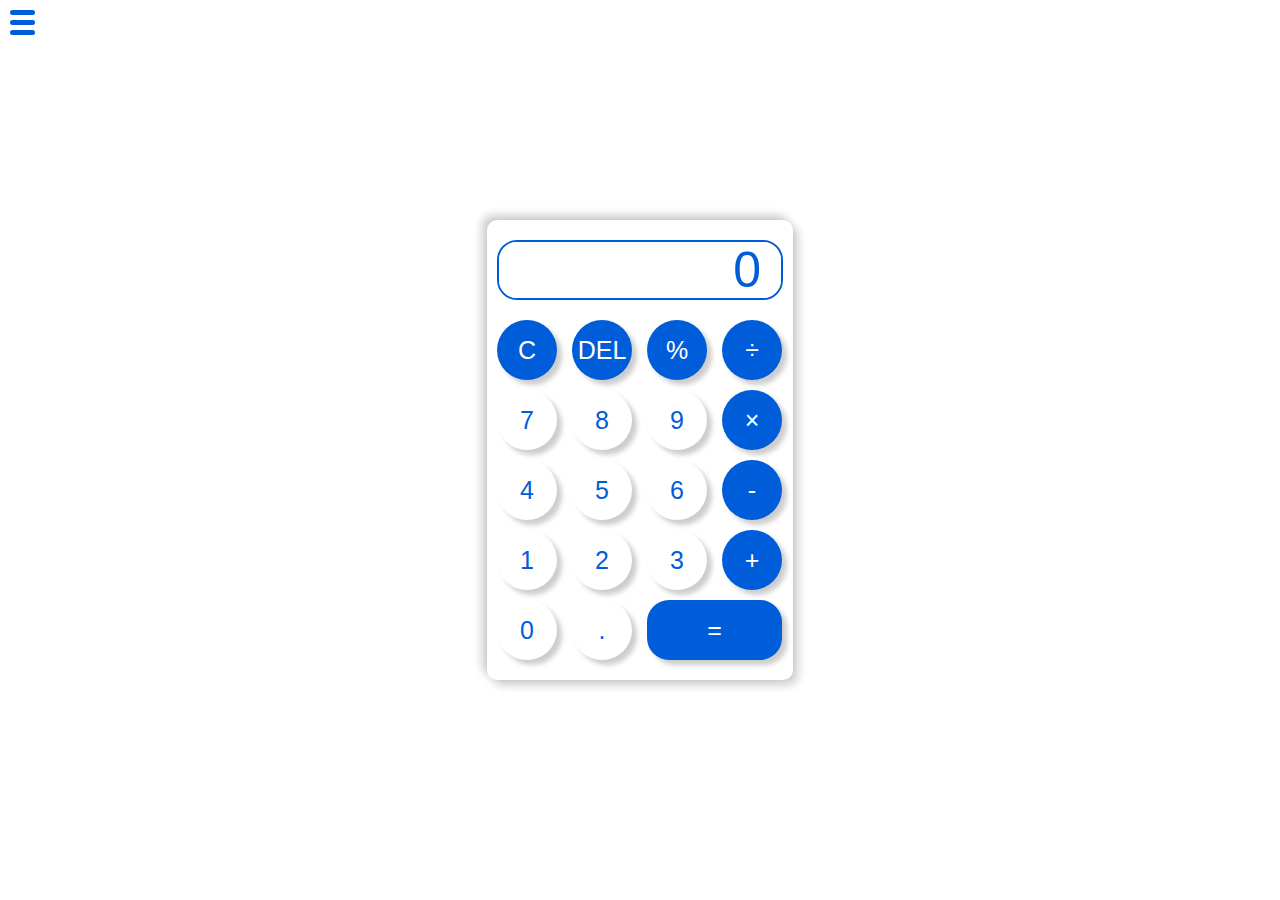
<file: project1 calculator/index.html>
<!DOCTYPE html>
<html lang="en">

<head>
  <meta charset="UTF-8">
  <meta name="viewport" content="width=device-width, initial-scale=1.0">
  <meta http-equiv="X-UA-Compatible" content="ie=edge">
  <link rel="stylesheet" href="style.css">
  <title>Calculator</title>
</head>

<body>
  <div class="container">
    <div class="output">
      <input type="text" placeholder="0" readonly>
    </div>
    <div class="btns">
      <button onclick="clr()" class="sp">C</button>
      <button onclick="del()" class="sp">DEL</button>
      <button onclick="insert('%')" class="sp">%</button>
      <button onclick="insert('/')" class="sp">÷</button>
      <button onclick="insert('7')">7</button>
      <button onclick="insert('8')">8</button>
      <button onclick="insert('9')">9</button>
      <button onclick="insert('*')" class="sp">×</button>
      <button onclick="insert('4')">4</button>
      <button onclick="insert('5')">5</button>
      <button onclick="insert('6')">6</button>
      <button onclick="insert('-')" class="sp">-</button>
      <button onclick="insert('1')">1</button>
      <button onclick="insert('2')">2</button>
      <button onclick="insert('3')">3</button>
      <button onclick="insert('+')" class="sp">+</button>
      <button onclick="insert('0')">0</button>
      <button onclick="insert('.')">.</button>
      <button onclick="calc()" class="sp equal">=</button>
    </div>
    <div class="appmenu">
      <div class="icon">
        <span></span>
        <span></span>
        <span></span>
      </div>
      <div class="menu">
        <div class="blue"></div>
        <div class="orange"></div>
        <div class="red"></div>
        <div class="purple"></div>
        <div class="pink"></div>
      </div>
    </div>
  </div>
  <script src="script.js"></script>
</body>

</html>
</file>
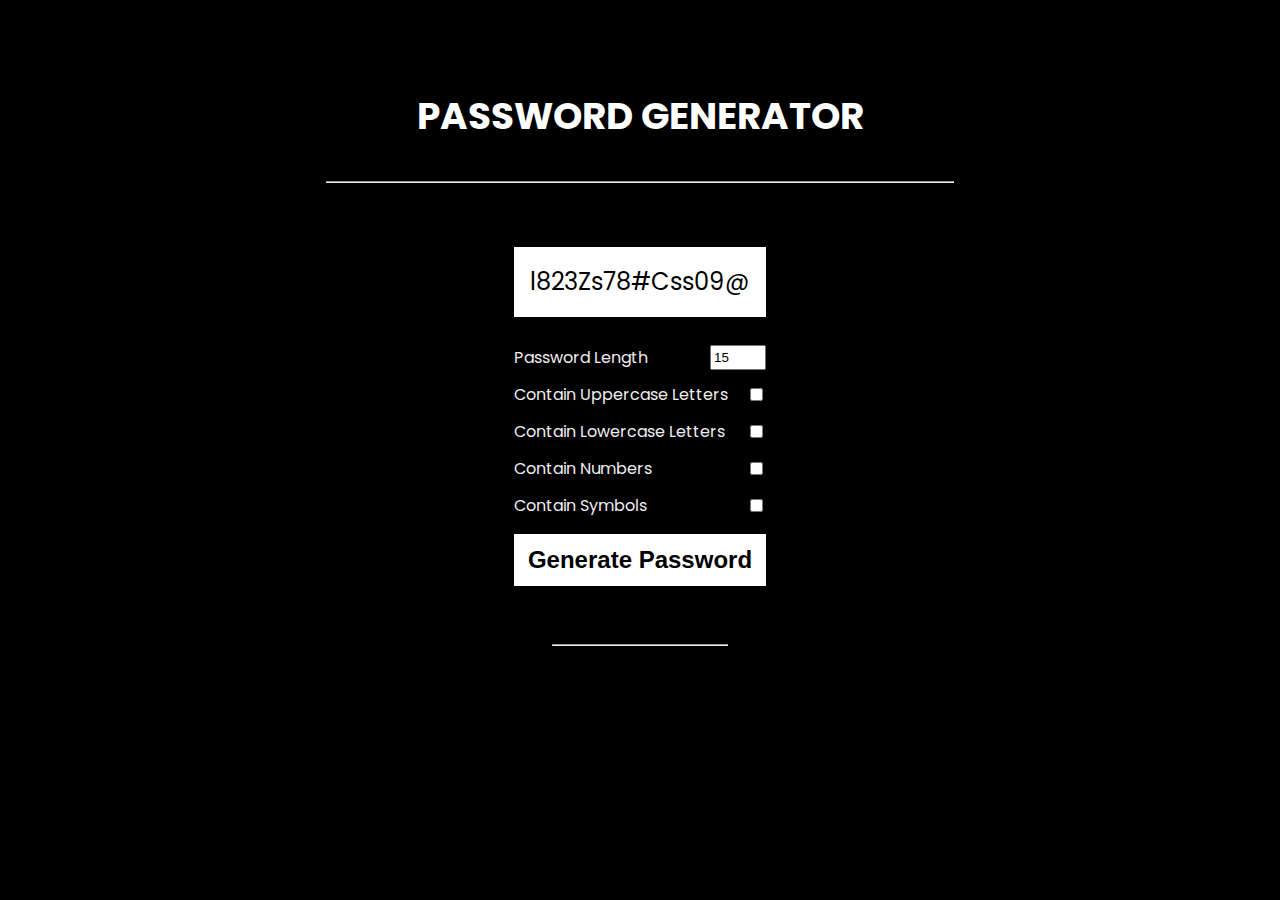
<file: project2Password Generator/index.html>
<!DOCTYPE html>
<html lang="en">
<head>
  <meta charset="UTF-8">
  <meta http-equiv="X-UA-Compatible" content="IE=Edge">
  <meta name="viewport" content="width=device-width, initial-scale=1">

  <title>HTML</title>
  
  <!-- HTML -->
  <header><h3>PASSWORD GENERATOR</h3><hr></header>
  <br>
  <br>
  
  <div class="pw-container">
  <div class="pw-header">
    <div class="pw">
      <span id="pw">l823Zs78#Css09@</span>
      <button id="copy">Copy</button>
    </div>
  </div>
  <div class="pw-body">
    <div class="form-control">
      <label for="len">Password Length</label>
      <input id="len" value="15" type="number" min="2" max="30"/>
    </div>
    <div class="form-control">
      <label for="upper">Contain Uppercase Letters</label>
      <input id="upper" type="Checkbox"/>
    </div>
	<div class="form-control">
		<label for="lower">Contain Lowercase Letters</label>
		<input id="lower" type="Checkbox"/>
	    </div>
	<div class="form-control">
		<label for="number">Contain Numbers</label>
		<input id="number" type="Checkbox"/>
	    </div>
    <div class="form-control">
      <label for="symbol">Contain Symbols</label>
      <input id="symbol" type="checkbox"/>
    </div>
    <button class="generate" id="generate">
      Generate Password
    </button>
    <br>
    <br>
    <hr>
  </div>
</div>

  <!-- Custom Styles -->
  <link rel="stylesheet" href="style.css">
</head>

<body>
  <!-- Project -->
  <script src="main.js"></script>
</body>
</html>
</file>
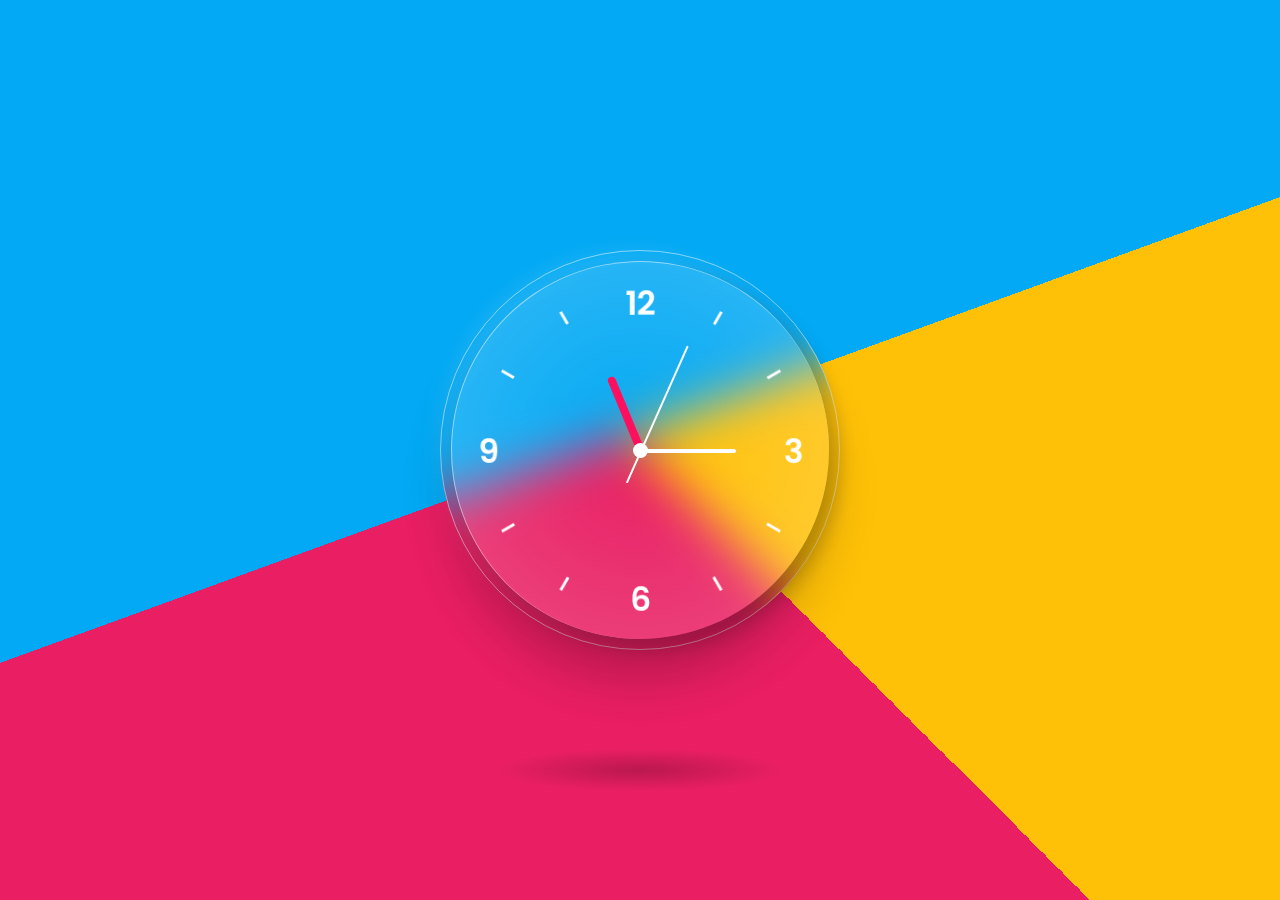
<file: project5 clock/index.html>
<!DOCTYPE html>
<html>
    <head>
        <title>Clock</title>
        <meta charset="utf-8">
        <link rel="stylesheet" href="style.css">
    </head>
    <body>
        <div class="container">
            <div class="box">
                <div class="clock">
                    <div class="hour">
                        <div class="hr" id="hr"></div>
                    </div>
                    <div class="min">
                        <div class="mn" id="mn"></div>
                    </div>
                    <div class="sec">
                        <div class="sc" id="sc"></div>
                    </div>
                </div>
            </div>
        </div>
        <script type="text/javascript" src="main.js"></script>
    </body>
</html>
</file>
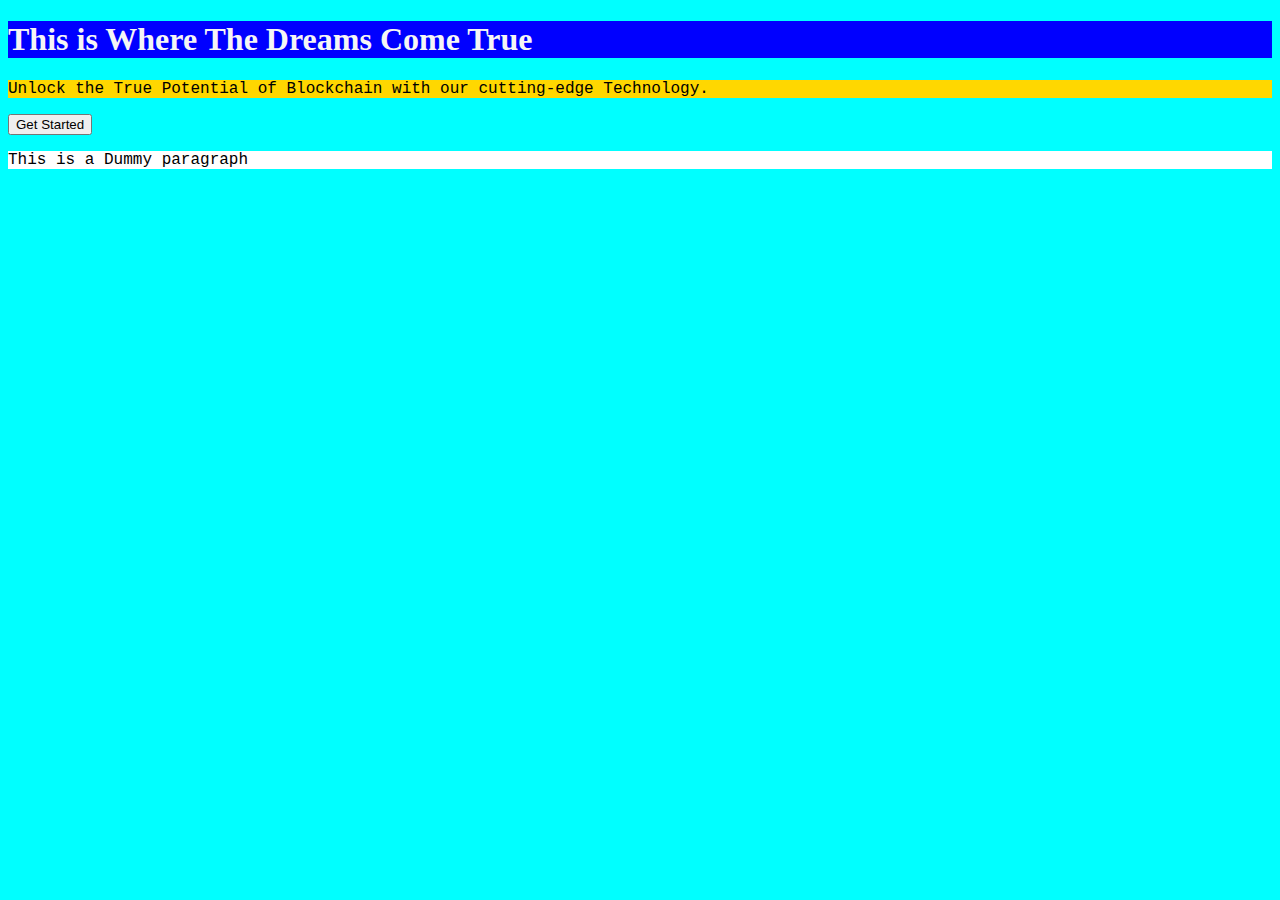
<file: learncss/1. introduction/index.html>
<!DOCTYPE html>
<html lang="en">
<head>
    <meta charset="UTF-8">
    <meta http-equiv="X-UA-Compatible" content="IE=edge">
    <meta name="viewport" content="width=device-width, initial-scale=1.0">
    <title>My Blockchain Website</title>

    

    <style>
        body {
            background-color: red;
        }
        h1 {
            color: whitesmoke;
            background-color: blue;
        }
        p {
            font-family: cursive;
            background-color: gold;
        }
    </style>

    <link rel="stylesheet" href="css/style.css">
    <link rel="shortcut icon" href="images/favicon.ico" type="image/x-icon">

</head>
<body>
    <h1>This is Where The Dreams Come True</h1>
    <p>Unlock the True Potential of Blockchain with our cutting-edge Technology.</p>
    <button>Get Started</button>

    <p style="background-color: white;">This is a Dummy paragraph</p>

</body>
</html>
</file>
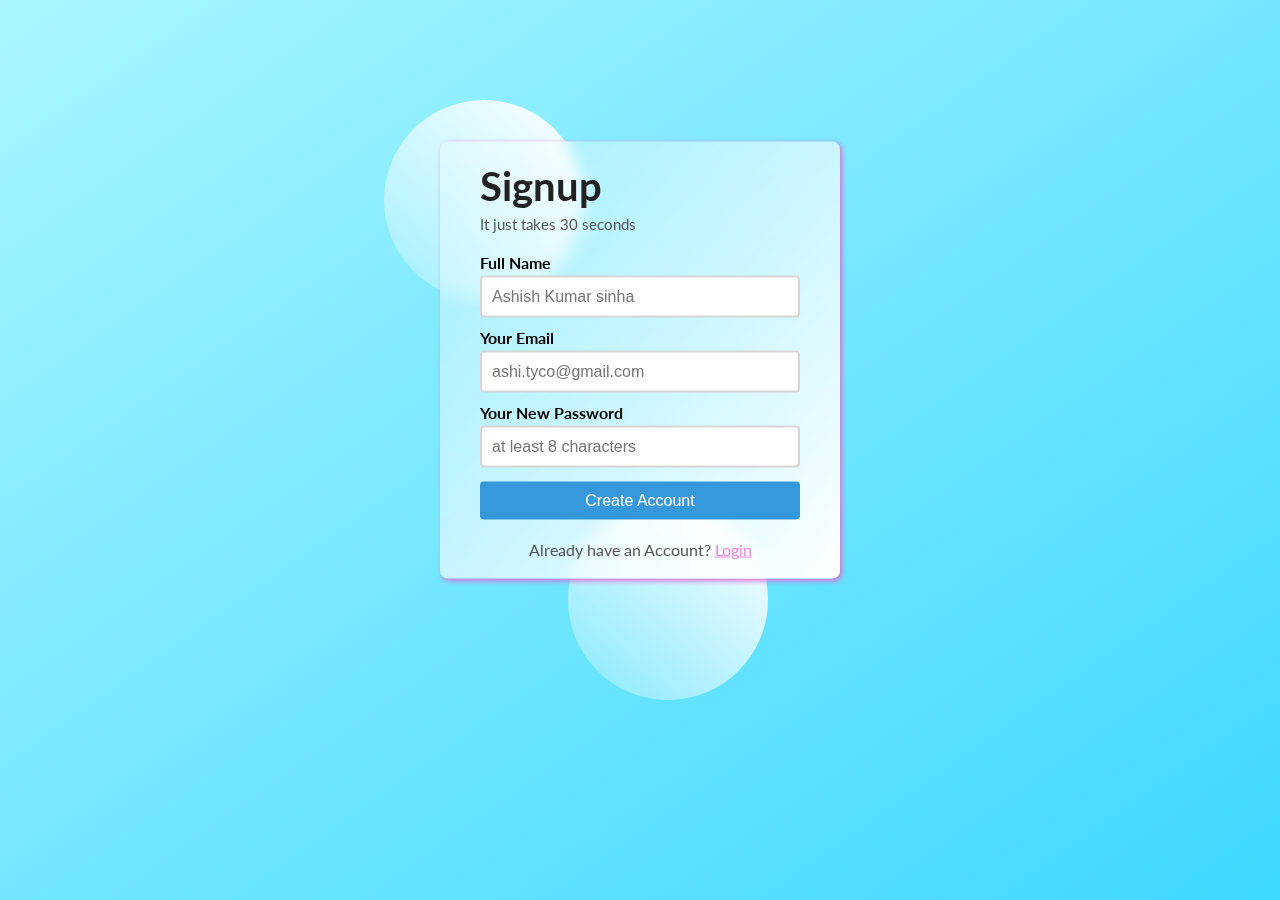
<file: learncss/10. mini project signup/index.html>
<!DOCTYPE html>
<html lang="en">
<head>
    <meta charset="UTF-8">
    <meta http-equiv="X-UA-Compatible" content="IE=edge">
    <meta name="viewport" content="width=device-width, initial-scale=1.0">
    <title>Signup</title>
    <link rel="stylesheet" href="style.css">
</head>
<body>

    <div class="outer-box">
        <div class="inner-box">
            <header class="signup-header">
                <h1>Signup</h1>
                <p>It just takes 30 seconds</p>
            </header>
            <main class="signup-body">
                <form action="#">
                    <p>
                        <label for="fullname">Full Name</label>
                        <input type="text" id="fullname" placeholder="Ashish Kumar sinha" required>
                    </p>
                    <p>
                        <label for="email">Your Email</label>
                        <input type="email" id="email" placeholder="ashi.tyco@gmail.com" required>
                    </p>
                    <p>
                        <label for="password">Your New Password</label>
                        <input type="password" id="password" placeholder="at least 8 characters" required>
                    </p>
                    <p>
                        <input type="submit" id="submit" value="Create Account">
                    </p>
                </form>
            </main>

            <footer class="signup-footer">
                <p>Already have an Account? <a href="#">Login</a> </p>
            </footer>

        </div>
        <div class="circle c1"></div>
        <div class="circle c2"></div>
    </div>
    
</body>
</html>
</file>
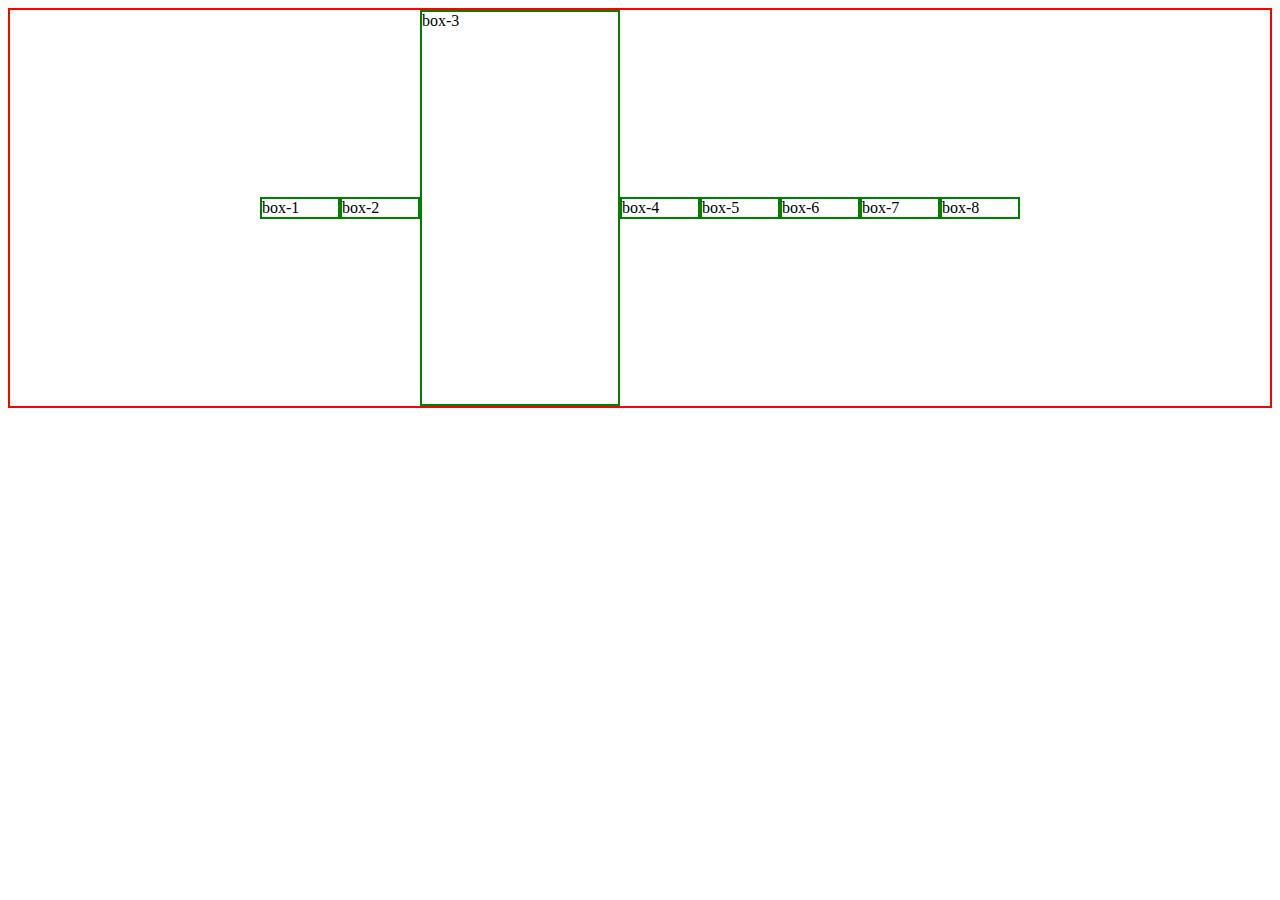
<file: learncss/11. flexbox/index.html>
<!DOCTYPE html>
<html lang="en">
<head>
    <meta charset="UTF-8">
    <meta http-equiv="X-UA-Compatible" content="IE=edge">
    <meta name="viewport" content="width=device-width, initial-scale=1.0">
    <title>Flexbox</title>
    <link rel="stylesheet" href="style.css">
</head>
<body>

    <div class="container">
        <div class="box" id="box-1">box-1</div>
        <div class="box" id="box-2">box-2</div>
        <div class="box" id="box-3">box-3</div>
        <div class="box" id="box-4">box-4</div>
        <div class="box" id="box-5">box-5</div>
        <div class="box" id="box-6">box-6</div>
        <div class="box" id="box-7">box-7</div>
        <div class="box" id="box-8">box-8</div>
    </div>
    
</body>
</html>
</file>
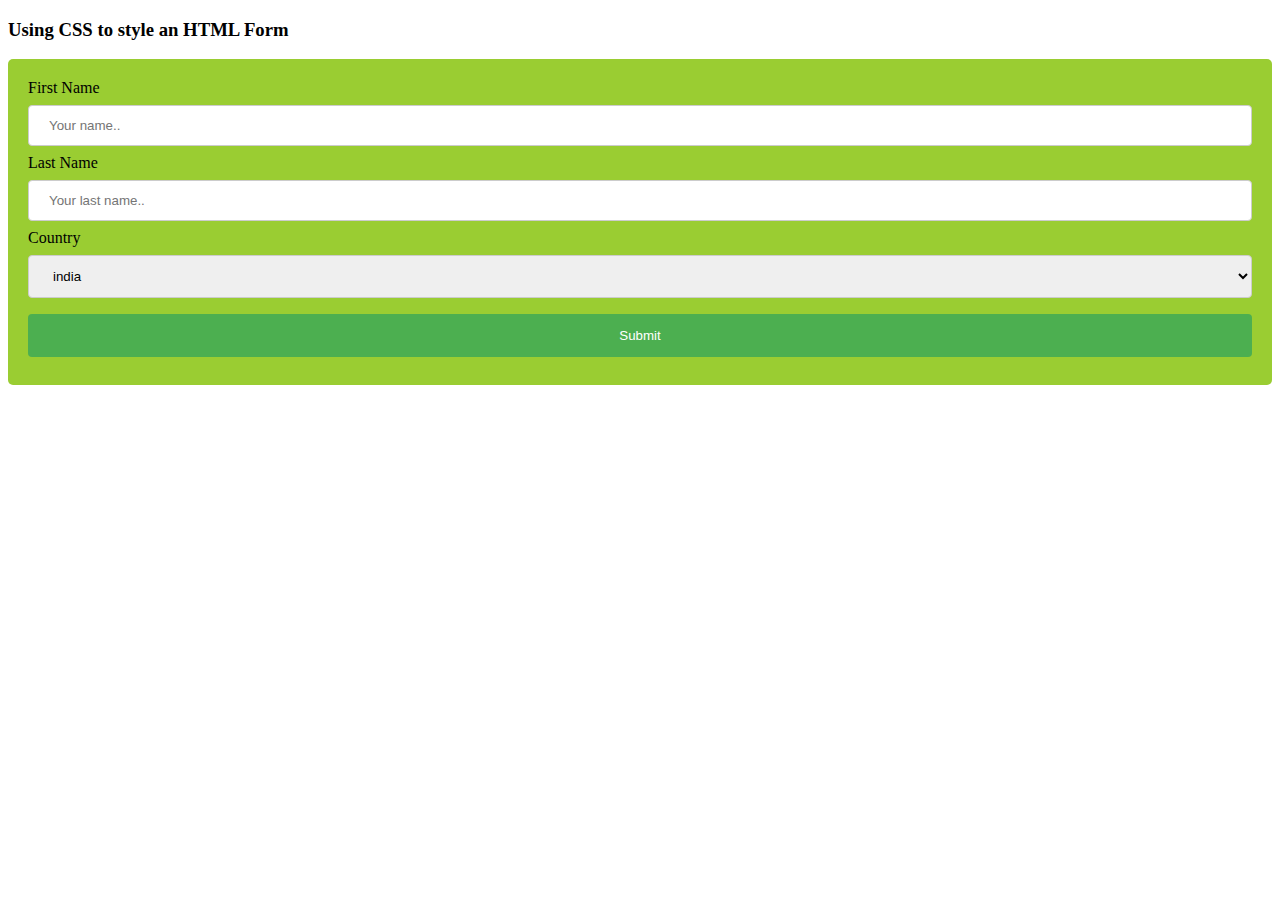
<file: learncss/12.form/index.html>
<!DOCTYPE html>
<html>
<style>
    
input[type=text], select {
  width: 100%;
  padding: 12px 20px;
  margin: 8px 0;
  display: inline-block;
  border: 1px solid #ccc;
  border-radius: 4px;
  box-sizing: border-box;
}

input[type=submit] {
  width: 100%;
  background-color: #4CAF50;
  color: white;
  padding: 14px 20px;
  margin: 8px 0;
  border: none;
  border-radius: 4px;
  cursor: pointer;
}

input[type=submit]:hover {
  background-color: #45a049;
}

div {
  border-radius: 5px;
  background-color: yellowgreen;
  padding: 20px;
}
</style>
<body>

<h3>Using CSS to style an HTML Form</h3>

<div>
  <form action="/action_page.php">
    <label for="fname">First Name</label>
    <input type="text" id="fname" name="firstname" placeholder="Your name.." >

    <label for="lname">Last Name</label>
    <input type="text" id="lname" name="lastname" placeholder="Your last name..">

    <label for="country">Country</label>
    <select id="country" name="country">
      <option value="india">india</option>
      <option value="canada">Canada</option>
      <option value="usa">USA</option>
    </select>
  
    <input type="submit" value="Submit">
  </form>
</div>

</body>
</html>
</file>
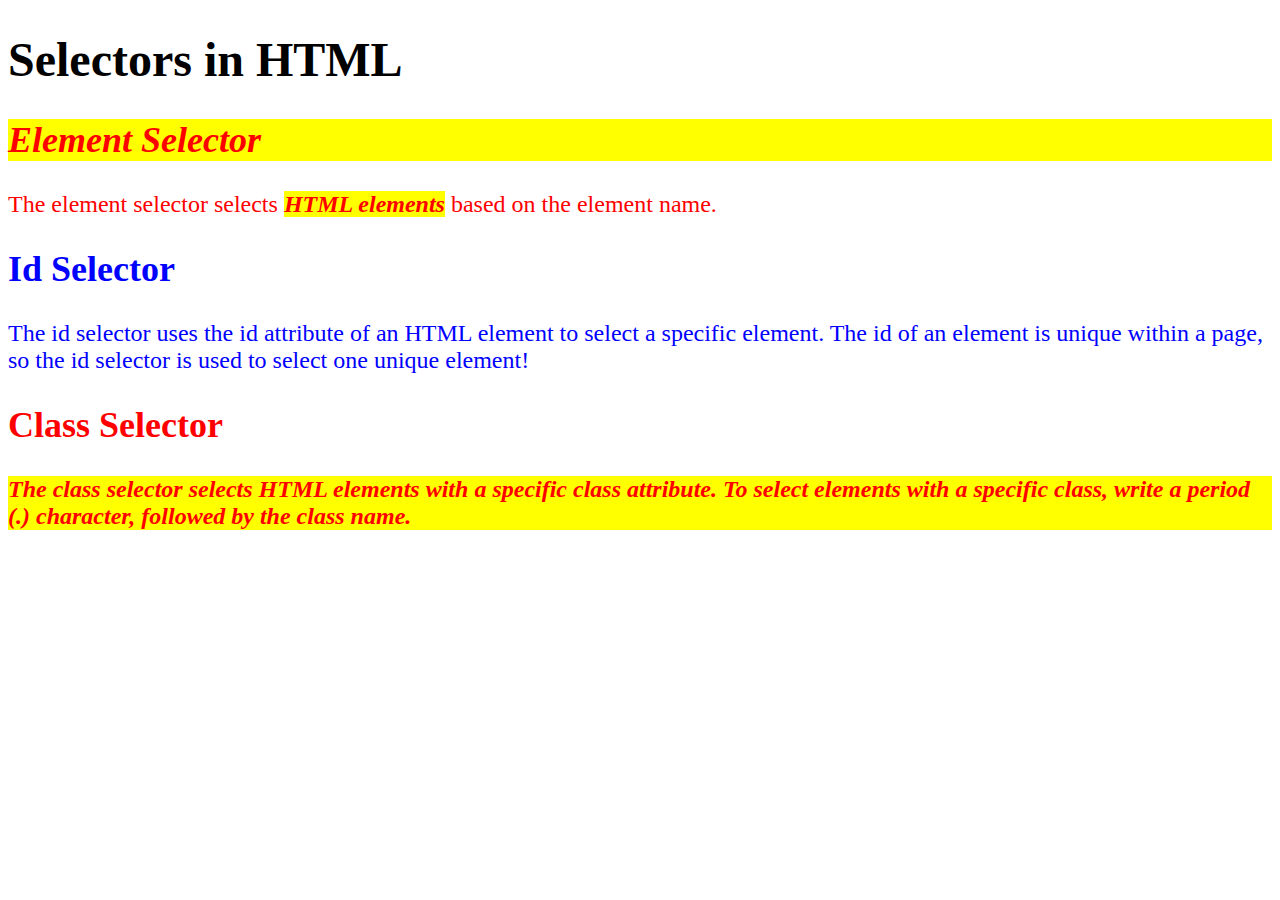
<file: learncss/2. selectors/index.html>
<!DOCTYPE html>
<html lang="en">
<head>
    <meta charset="UTF-8">
    <meta http-equiv="X-UA-Compatible" content="IE=edge">
    <meta name="viewport" content="width=device-width, initial-scale=1.0">
    <title>Selectors in HTML</title>

    <link rel="stylesheet" href="style.css">

</head>
<body>

    <header>
        <h1>Selectors in HTML</h1>
    </header>
    <main>
        <article id="first">
            <h2 class="highlight">Element Selector</h2>
            <p>The element selector selects <span class="highlight">HTML elements</span> based on the element name.</p>
        </article>
        <article id="second" class="purple">
            <h2>Id Selector</h2>
            <p>The id selector uses the id attribute of an HTML element to select a specific element. The id of an element is unique within a page, so the id selector is used to select one unique element!</p>
        </article>
        <article id="third" class="purple">
            <h2>Class Selector</h2>
            <p class="highlight">The class selector selects HTML elements with a specific class attribute. To select elements with a specific class, write a period (.) character, followed by the class name.</p>
        </article>
    </main>
    
</body>
</html>
</file>
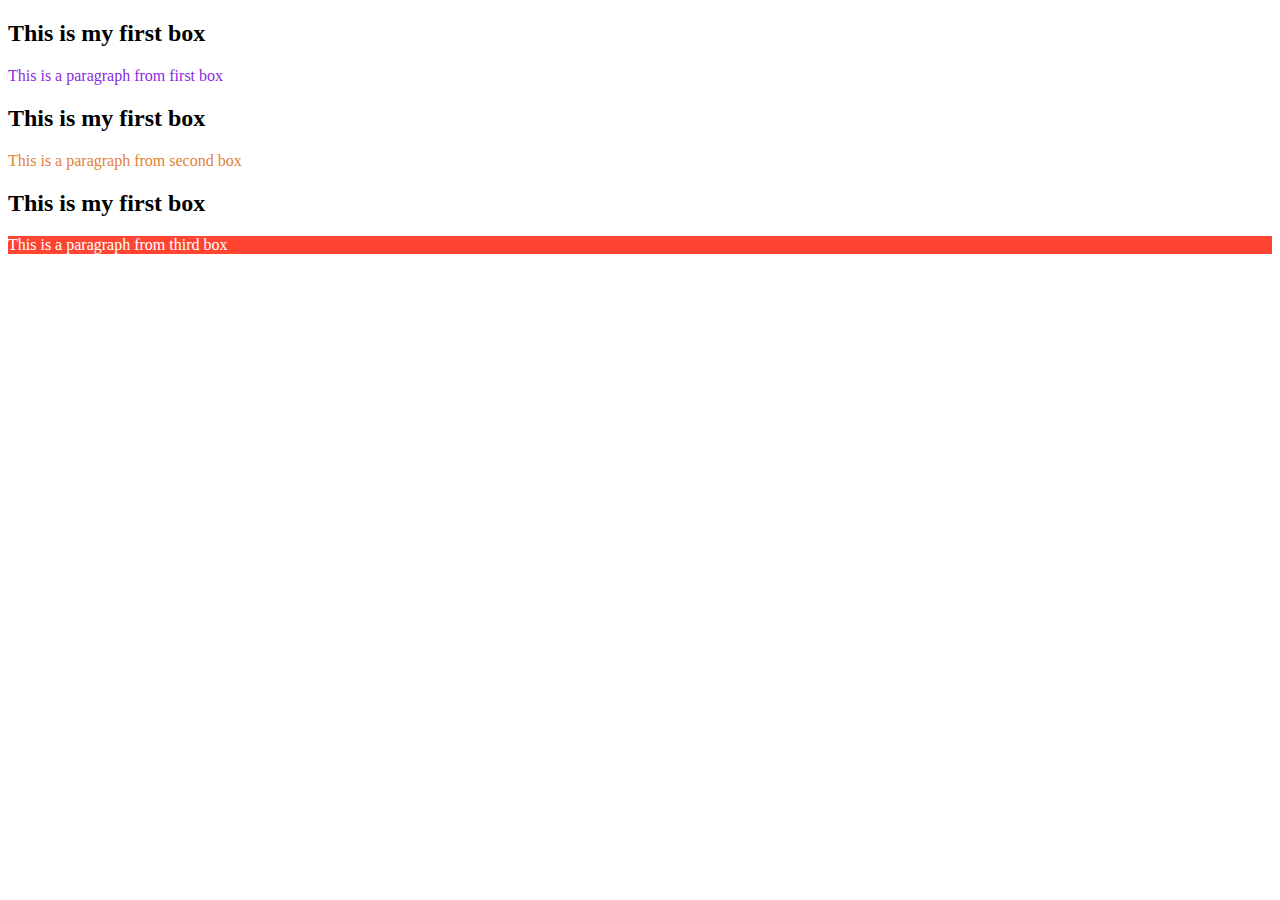
<file: learncss/3. colors/index.html>
<!DOCTYPE html>
<html lang="en">
<head>
    <meta charset="UTF-8">
    <meta name="viewport" content="width=device-width, initial-scale=1.0">
    <meta http-equiv="X-UA-Compatible" content="ie=edge">
    <title>Colors in CSS</title>
    <style>
        #firstPara{
            color:blueviolet; /* Color by name */
        }

        #secondPara{
            color: rgb(223, 130, 54); /* Color by rgb value */
        }

        #thirdPara{
            color: white;
            background-color: #ff4532; /* Color by hex value */
        }
    </style>
</head>
<body>
    <h2>This is my first box</h2>
    <p id="firstPara">This is a paragraph from first box</p>

    <h2>This is my first box</h2>
    <p id="secondPara">This is a paragraph from second box</p>

    <h2>This is my first box</h2>
    <p id="thirdPara">This is a paragraph from third box</p>
</body>
</html>
</file>
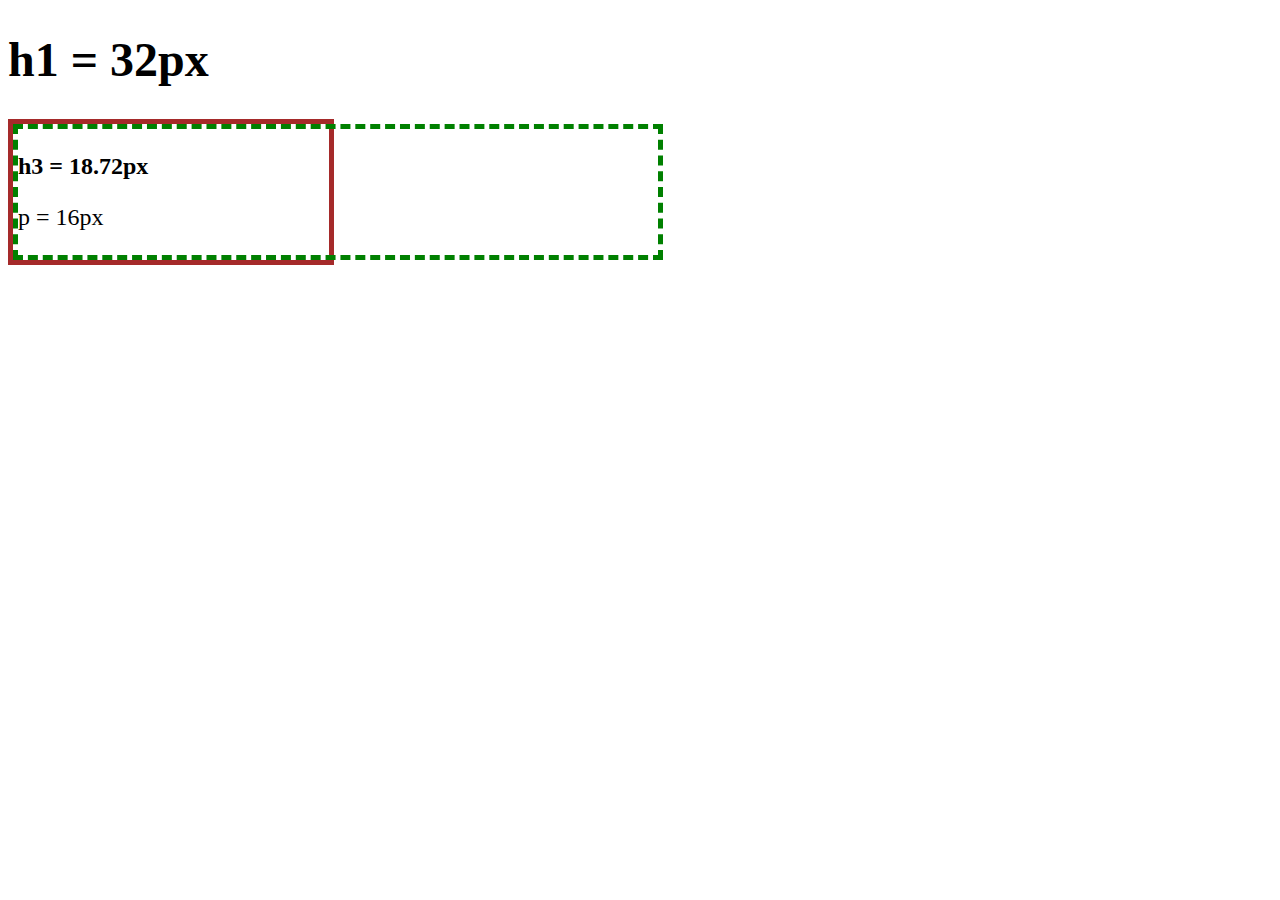
<file: learncss/4. units/index.html>
<!DOCTYPE html>
<html lang="en">
<head>
    <meta charset="UTF-8">
    <meta http-equiv="X-UA-Compatible" content="IE=edge">
    <meta name="viewport" content="width=device-width, initial-scale=1.0">
    <title>Units in CSS</title>

    <link rel="stylesheet" href="style.css">
</head>
<body>

    <header>
        <h1>h1 = 32px</h1>
    </header>
    <main>
        <section>
            <h3>h3 = 18.72px</h2>
            <p>p = 16px</p>
        </section>
    </main>

</body>
</html>
</file>
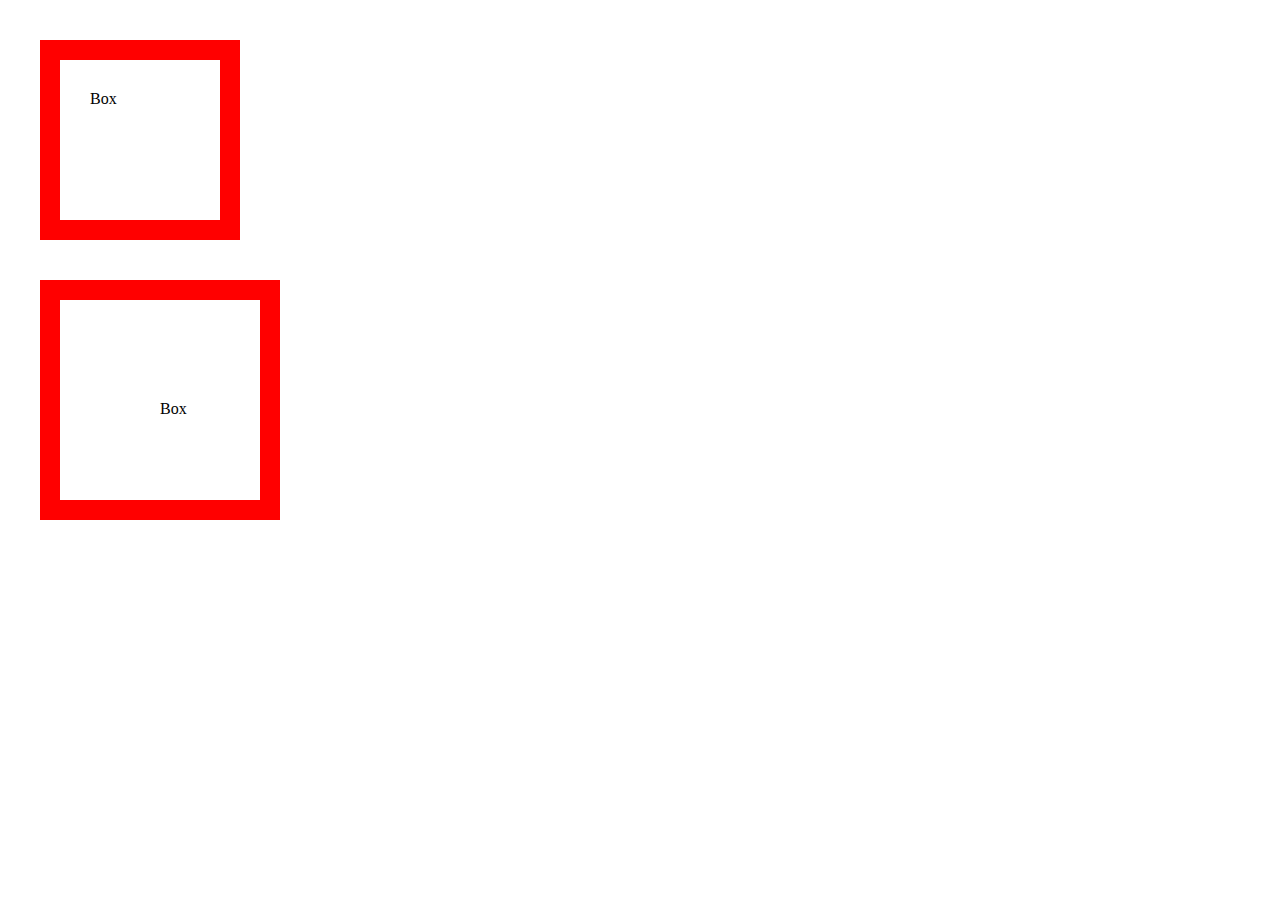
<file: learncss/5. box model/index.html>
<!DOCTYPE html>
<html lang="en">
<head>
    <meta charset="UTF-8">
    <meta http-equiv="X-UA-Compatible" content="IE=edge">
    <meta name="viewport" content="width=device-width, initial-scale=1.0">
    <title>Units in CSS</title>

    <link rel="stylesheet" href="style.css">
</head>
<body>

    <div class="box">
        Box 
    </div>
    <div style="padding: 100px;" class="box">
        Box
    </div>

</body>
</html>
</file>
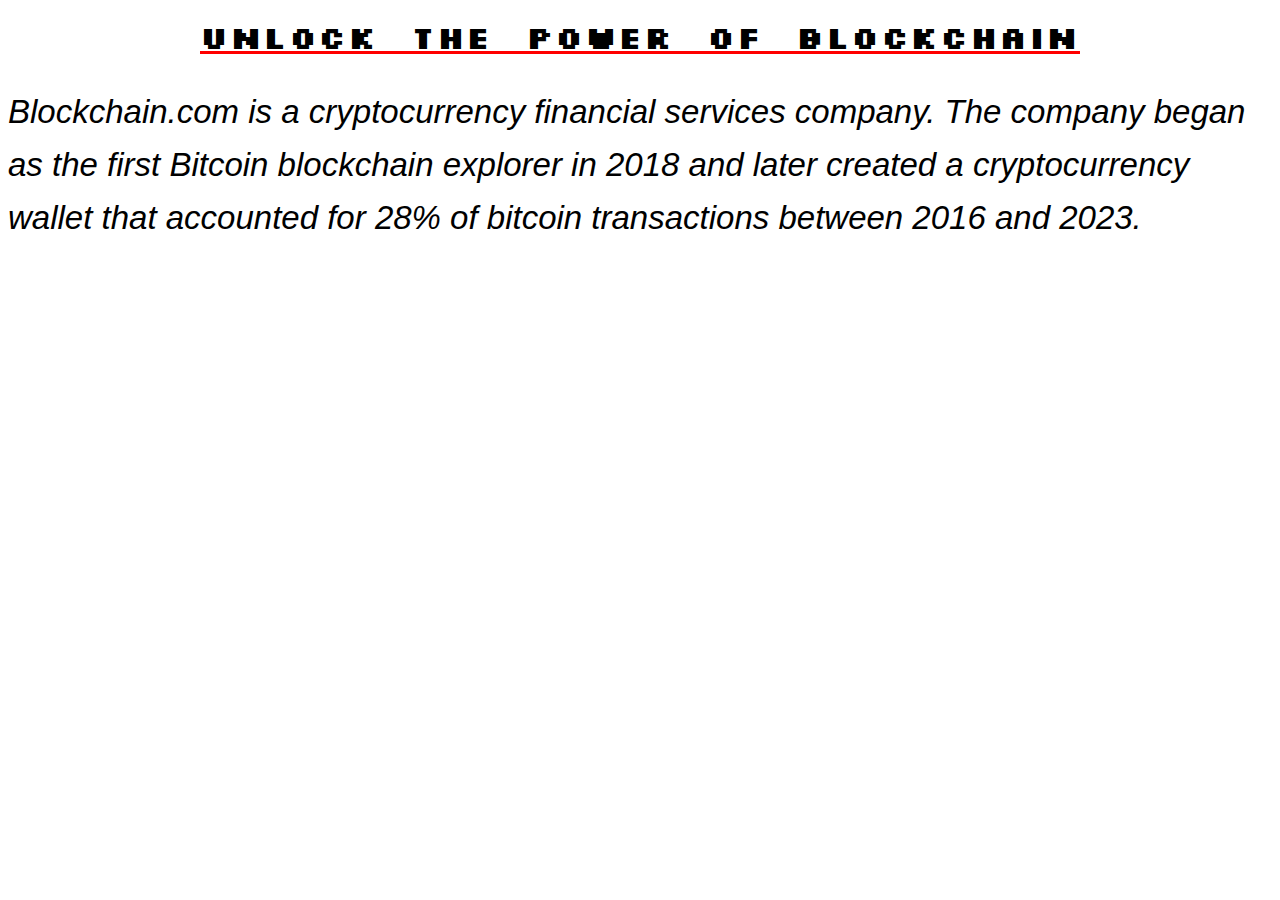
<file: learncss/6. text and font/index.html>
<!DOCTYPE html>
<html lang="en">
<head>
    <meta charset="UTF-8">
    <meta http-equiv="X-UA-Compatible" content="IE=edge">
    <meta name="viewport" content="width=device-width, initial-scale=1.0">
    <title>Text And Font</title>

    <link rel="preconnect" href="https://fonts.googleapis.com">
    <link rel="preconnect" href="https://fonts.gstatic.com" crossorigin>
    <link href="https://fonts.googleapis.com/css2?family=Silkscreen&display=swap" rel="stylesheet"> 

    <link rel="stylesheet" href="style.css">
    <style>
        p{
            font-family:'ubuntu','Franklin Gothic Medium', 'Arial Narrow', Arial, sans-serif;
            font-size: 33px; /*1/96th of an inch*/
            line-height: 1.6em
        }
        span{
            font-weight: bold;
            font-style: inherit;
        }
    </style>

</head>
<body>

    <h1>Unlock The Power Of Blockchain</h1>
    <p>Blockchain.com is a cryptocurrency financial services company. The company began as the first Bitcoin blockchain explorer in 2018 and later created a cryptocurrency wallet that accounted for 28% of bitcoin transactions between 2016 and 2023.</p>

</body>
</html>
</file>
<file: project1 calculator/style.css>
:root {
  --main-color: #005DD9;
}

* {
  padding: 0;
  margin: 0;
  box-sizing: border-box;
  font-family: Arial, Helvetica, sans-serif;
}

body {
  height: 100vh;
  display: flex;
  justify-content: center;
  align-items: center;
  position: relative;
}

.container {
  width: 306px;
  padding: 20px 10px;
  border-radius: 10px;
  box-shadow: 5px 5px 10px rgba(0, 0, 0, 0.2),
    -5px -5px 10px rgba(0, 0, 0, 0.2)
}

.output {
  border: solid 2px var(--main-color);
  height: 60px;
  border-radius: 20px;
  overflow: hidden;
  margin-bottom: 20px;
}

.output input {
  height: 100%;
  width: 100%;
  border: none;
  outline: none;
  font-size: 50px;
  text-align: end;
  padding-right: 20px;
  color: var(--main-color);
}

.output input::placeholder {
  color: var(--main-color);
}

.btns {
  display: grid;
  grid-template-columns: repeat(4, 60px);
  gap: 10px 15px;
}

.btns button {
  border: none;
  outline: none;
  height: 60px;
  border-radius: 50%;
  font-size: 25px;
  color: var(--main-color);
  background-color: #fff;
  box-shadow: 5px 5px 5px rgba(0, 0, 0, 0.2)
}

.btns button.sp {
  background-color: var(--main-color);
  color: #fff;
}

.btns button.equal {
  width: 135px;
  border-radius: 22px;
}

.appmenu {
  position: absolute;
  top: 10px;
  left: 10px;
}

.icon {
  display: flex;
  flex-direction: column;
  width: 25px;
  gap: 5px;
  margin-bottom: 10px;
  transition: 0.3s;
}

.icon span {
  background-color: var(--main-color);
  height: 5px;
  width: 100%;
  border-radius: 20px;
  transition: 0.3s;
}

.menu {
  padding: 10px;
  border-radius: 10px;
  background-color: #fff;
  display: flex;
  gap: 10px;
  transform: scale(0);
  transform-origin: top left;
  transition: 0.3s;
  box-shadow: 5px 5px 10px rgba(0, 0, 0, 0.2);
}

.menu.open {
  transform: scale(1);
}

.menu div {
  height: 40px;
  width: 40px;
  border-radius: 50%;
  border: solid 2px #818181;
}

.menu div:nth-child(1) {
  background-color: #005DD9;
}

.menu div:nth-child(2) {
  background-color: #DF8F12;
}

.menu div:nth-child(3) {
  background-color: #E23434;
}

.menu div:nth-child(4) {
  background-color: #622AEB;
}

.menu div:nth-child(5) {
  background-color: #FF20A1;
}

body.blue {
  --main-color: #005DD9;
}

body.orange {
  --main-color: #DF8F12;
}

body.red {
  --main-color: #E23434;
}

body.purple {
  --main-color: #622AEB
}

body.pink {
  --main-color: #FF20A1;
}
</file>
<file: project2Password Generator/style.css>
@import url("https://fonts.googleapis.com/css2?family=Poppins:wght@200;400;600&display=swap");

* {
  box-sizing: border-box;
}

header {
  color: white;
  align-items: center;
  position: absolute;
  justify-content: center;
  margin-bottom: 650px;
  font-size: 2rem;
  width: 70%;
}

h3{
  text-align: center;
}

hr {
  width: 70%;
}
body {
  background-color: black;
  color: black;
  display: flex;
  align-items: center;
  justify-content: center;
  font-family: "Poppins", sans-serif;
  margin: 0;
  min-height: 100vh;
}

.pw-header {
  padding: 1rem;
}

.pw {
  background-color: white;
  display: flex;
  font-size: 1.5rem;
  align-items: center;
  height: 70px;
  width: 100%;
  position: relative;
  padding: 1rem;
  overflow: auto;
}

.pw button {
  background-color: white;
  border: none;
  color: rgb(29, 2, 56);
  cursor: pointer;
  font-family: inherit;
  font-weight: bold;
  padding: 0.25rem;
  position: absolute;
  top: 0;
  right: 0;
  transform: translate(0, 20%);
  transition: opacity 0.2s ease, transform 0.2s ease;
  opacity: 0;
}

.pw:hover button {
  opacity: 1;
  transform: translate(0, 0%);
}

.pw-body {
  padding: 0 1rem 1rem;
}

.form-control {
  color: #eee;
  display: flex;
  justify-content: space-between;
  margin: 0.75rem 0;
}

.generate {
  background-color: white;
  border: none;
  color: black;
  cursor: pointer;
  display: block;
  font-size: 1.5rem;
  font-weight: bold;
  padding: 0.75rem;
  margin-top: 1rem;
  width: 100%;
}
</file>
<file: project5 clock/style.css>
*{
    margin: 0;
    padding: 0;
    box-sizing: border-box;
}

body{
    display: flex;
    justify-content: center;
    align-items: center;
    min-height: 100vh;
}

body::before{
    content: '';
    position: absolute;
    top: 0;
    left: 0;
    width: 100%;
    height: 100%;
    background: linear-gradient(45deg, #e91e63, #e91e63 50%,
    #ffc107 50%, #ffc107);
}

body::after{
    content: '';
    position: absolute;
    top: -20px;
    left: 0;
    width: 100%;
    height: 100%;
    background: linear-gradient(160deg, #03a9f4, #03a9f4 50%,
    transparent 50%, transparent);
    animation: animate 5s ease-in-out infinite;
}

@keyframes animate{
    0%,100%{
        transform: translateY(10px);
    }
    50%{
        transform: translateY(-10px);
    }
}

.container{
    position: relative;
}

.container::before{
    content: '';
    position: absolute;
    bottom: -150px;
    width: 100%;
    height: 60px;
    background: radial-gradient(rgba(0,0,0,0.2),
    transparent, transparent);
    border-radius: 50%;
}

.box{
    position: relative;
    z-index: 1;
    width: 400px;
    height: 400px;
    backdrop-filter: blur(25px);
    border-radius: 50%;
    border: 1px solid rgba(255, 255, 255, 0.5);
    animation: animate 5s ease-in-out infinite;
    animation-delay: -2.5s;
}

.clock{
    position: absolute;
    top: 10px;
    left: 10px;
    right: 10px;
    bottom: 10px;
    display: flex;
    justify-content: center;
    align-items: center;
    background: radial-gradient(transparent,rgba(255,255,255,0.2)), 
    url(clock.png);
    background-size: cover;
    border-radius: 50%;
    backdrop-filter: blur(25px);
    border: 1px solid rgba(255,255,255,0.5);
    border-bottom: none;
    border-right: none;
    box-shadow: -10px -10px 20px rgba(255,255,255,0.1),
    10px 10px 20px rgba(0,0,0,0.2),
    0px 40px 50px rgba(0,0,0,0.2);
}

.clock::before{
    content: '';
    position: absolute;
    width: 15px;
    height: 15px;
    background: #fff;
    border-radius: 50%;
    z-index: 10000;
}

.hour,.min,.sec{
    position:absolute; 
}

.hour, .hr{
    width: 160px;
    height: 160px;
}

.min, .mn{
    width: 190px;
    height: 190px;
}

.sec, .sc{
    width: 230px;
    height: 230px;
}

.hr, .mn, .sc{
    display: flex;
    justify-content: center;
    position: absolute;
    border-radius: 50%;
}

.hr::before{
    content: '';
    position: absolute;
    width: 8px;
    height: 80px;
    background: #ff105e;
    z-index: 11;
    border-radius: 6px;
}

.mn::before{
    content: '';
    position: absolute;
    width: 4px;
    height: 90px;
    background: #fff;
    z-index: 12;
    border-radius: 6px;
}

.sc::before{
    content: '';
    position: absolute;
    width: 2px;
    height: 150px;
    background: #fff;
    z-index: 12;
    border-radius: 6px;
}
</file>
<file: learncss/1. introduction/css/style.css>
body {
    background-color: aqua;
}

p {
    font-family: 'Courier New';
}
</file>
<file: learncss/10. mini project signup/style.css>
@import url('https://fonts.googleapis.com/css2?family=Lato:wght@400;700&family=Silkscreen&display=swap');

* {
    margin: 0;
    padding: 0;
    box-sizing: border-box;
}

body {
    font-family: 'Lato', sans-serif;
}

.outer-box {
    width: 100vw;
    height: 100vh;
    background: linear-gradient(to top left, #3ed8ff, #a8f5ff);
}

.inner-box {
    width: 400px;
    margin: 0 auto;
    position: relative;
    top: 40%;
    transform: translateY(-50%);
    padding: 20px 40px;
    /* background-color: orange; */
    background: linear-gradient(to top left, #ffffffff, #ffffff33);
    backdrop-filter: blur(8px);
    border-radius: 8px;
    box-shadow: 2px 2px 5px orchid;
    /* border: 2px solid black; */
    z-index: 2;
}

.signup-header h1 {
    font-size: 2.5rem;
    color: #212121;
}

.signup-header p {
    font-size: 0.95rem;
    color: #555;
    margin-top: 5px;
}

.signup-body {
    margin: 20px 0;
}

.signup-body p {
    margin: 10px 0;
}

.signup-body p label {
    display: block;
    font-weight: bold;
}

.signup-body p input {
    width: 100%;
    padding: 10px;
    border: 2px solid #cccc;
    border-radius: 4px;
    font-size: 1rem;
    margin-top: 4px;
}

.signup-body p input[type="submit"] {
    background-color: #3498db;
    border: none;
    color: white;
    cursor: pointer;
}

.signup-body p input[type="submit"]:hover {
    background-color: #2773a5;
}

.signup-footer p {
    color: #555;
    text-align: center;
}

.signup-footer p a {
    color: violet;
}

.circle {
    width: 200px;
    height: 200px;
    border-radius: 100px;
    background: linear-gradient(to top right, #ffffff33, #ffffffff);
    position: absolute;
}

.c1 {
    top: 100px;
    left: 30%;
}

.c2 {
    bottom: 200px;
    right: 40%;
}
</file>
<file: learncss/11. flexbox/style.css>
* {
    box-sizing: border-box;
}

.container {
    height: 400px;
    border: 2px solid red;
    display: flex;
    /* flex-direction: column-reverse; */
    /* flex-wrap: wrap-reverse; */
    /* gap: 10px; */
    /* row-gap: 10px;
    column-gap: 20px; */
    flex-flow: row;
    /* justify-content: space-around; */
    /* justify-content: flex-end; */
    justify-content: center;
    /* align-items: center; */
    align-items: center;
    align-content: space-evenly;
}

.box {
    border: 2px solid green;
    width: 80px;
}

#box-1 {
    /* order: 1;
    flex-grow: 1;
    flex-shrink: 2; */
    /* flex-basis: 200px; */
}

#box-3 {
    flex: 0 2 200px;
    align-self: stretch;
}

#box-4 {
    /* flex-shrink: 3; */
}
</file>
<file: learncss/2. selectors/style.css>
/* * {
    font-family: fantasy;
} */

body {
    font-size: 24px;
}

/* p:hover {
    font-family: monospace;
} */

/* #first>p {
    color: green;
} */

#first, #second, #third{
    color: red;
}

#second {
    color: blue;
}

.purple {
    color: purple;
    /* font-family: monospace; */
}

.highlight {
    background-color: yellow;
    font-weight: bolder;
    font-style: italic;
}
</file>
<file: learncss/4. units/style.css>
main {
    border: 5px solid brown;
    /* width: 50%; */
    width: 25%;
    
}

h1 {
    font-size: 3rem;
}

h3 {
    font-size: 1.5rem;
}

p {
    font-size: 1.5rem;
}


section {
    border: 5px dashed green;
    width: 50vw;
}
</file>
<file: learncss/5. box model/style.css>
* {
    margin: 0;
    padding: 0;
    box-sizing: border-box;
}

.box {
    width: 200px;
    height: 200px;
    border: 20px solid red;
    padding: 30px;
    margin: 40px;
}
</file>
<file: learncss/6. text and font/style.css>
@import url('https://fonts.googleapis.com/css2?family=Silkscreen&display=swap');

body {
    font-family: 'Silkscreen', Verdana, sans-serif;
}

h1 {
    /* text-decoration: line-through;
    text-decoration-line: underline;
    text-decoration-color: aqua;
    text-decoration-style: wavy; */
    /* text-shadow: 4px 4px 10px black; */

    text-transform: capitalize;
    text-align: center;
    text-decoration: underline red;
    line-height: 2rem;
    letter-spacing: 0.1rem;
    word-spacing: 1rem;
}

p {
    font-family: Verdana, Geneva, Tahoma, sans-serif;
    font-size: 1.2rem;
    font-weight: 400;
    font-style: italic;
}
</file>
